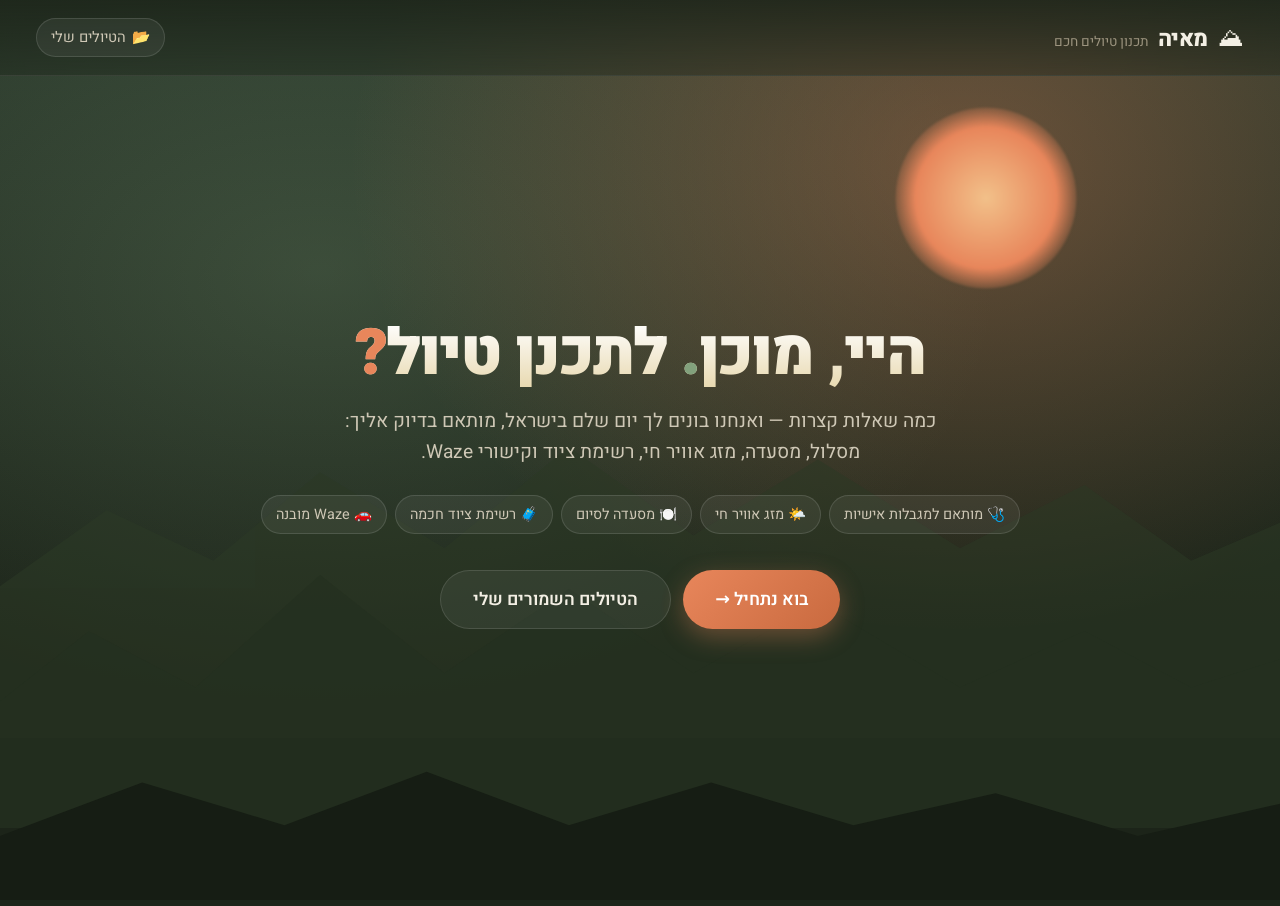
<file: index.html>
<!DOCTYPE html>
<html lang="he" dir="rtl">
<head>
    <meta charset="UTF-8">
    <meta name="viewport" content="width=device-width, initial-scale=1.0, viewport-fit=cover">
    <meta name="theme-color" content="#1c2419">
    <title>מאיה — מתכנן הטיולים שלך</title>
    <link rel="stylesheet" href="css/style.css">
    <link rel="preconnect" href="https://fonts.googleapis.com">
    <link rel="preconnect" href="https://fonts.gstatic.com" crossorigin>
    <link href="https://fonts.googleapis.com/css2?family=Heebo:wght@300;400;500;600;700;800;900&display=swap" rel="stylesheet">
</head>
<body>
    <!-- Animated background scene -->
    <div id="scene-bg" aria-hidden="true">
        <div class="sky"></div>
        <div class="sun" id="sun"></div>
        <svg class="mtn mtn-back" viewBox="0 0 1440 320" preserveAspectRatio="none"><path d="M0,200 L120,140 L240,180 L360,110 L500,170 L640,90 L780,160 L920,100 L1080,170 L1220,120 L1340,180 L1440,150 L1440,320 L0,320 Z"/></svg>
        <svg class="mtn mtn-mid" viewBox="0 0 1440 320" preserveAspectRatio="none"><path d="M0,230 L100,180 L220,220 L360,140 L500,210 L640,150 L780,210 L920,160 L1080,220 L1220,180 L1340,220 L1440,200 L1440,320 L0,320 Z"/></svg>
        <svg class="mtn mtn-front" viewBox="0 0 1440 320" preserveAspectRatio="none"><path d="M0,260 L160,210 L320,250 L480,200 L640,250 L800,210 L960,250 L1120,220 L1280,260 L1440,230 L1440,320 L0,320 Z"/></svg>
        <div class="clouds">
            <div class="cloud c1"></div>
            <div class="cloud c2"></div>
            <div class="cloud c3"></div>
        </div>
    </div>

    <!-- Top bar -->
    <header class="topbar">
        <div class="brand" id="brand-home">
            <span class="brand-mark">⛰</span>
            <span class="brand-name">מאיה</span>
            <span class="brand-tag">תכנון טיולים חכם</span>
        </div>
        <nav class="topnav">
            <button class="nav-btn" id="nav-saved">
                <span>📂</span> הטיולים שלי
            </button>
        </nav>
    </header>

    <main id="app">

        <!-- ========== Welcome ========== -->
        <section class="screen welcome-screen" id="screen-welcome">
            <div class="welcome-inner">
                <h1 class="hero-title">
                    היי, מוכן<span class="dot">.</span> לתכנן טיול<span class="accent">?</span>
                </h1>
                <p class="hero-sub">
                    כמה שאלות קצרות — ואנחנו בונים לך יום שלם בישראל, מותאם בדיוק אליך:
                    מסלול, מסעדה, מזג אוויר חי, רשימת ציוד וקישורי Waze.
                </p>
                <div class="hero-chips">
                    <span class="chip">🩺 מותאם למגבלות אישיות</span>
                    <span class="chip">🌤️ מזג אוויר חי</span>
                    <span class="chip">🍽️ מסעדה לסיום</span>
                    <span class="chip">🧳 רשימת ציוד חכמה</span>
                    <span class="chip">🚗 Waze מובנה</span>
                </div>
                <div class="hero-actions">
                    <button class="btn btn-primary btn-lg" id="btn-start">בוא נתחיל →</button>
                    <button class="btn btn-ghost btn-lg" id="btn-saved-from-hero">הטיולים השמורים שלי</button>
                </div>
            </div>
        </section>

        <!-- ========== Wizard ========== -->
        <section class="screen wizard-screen hidden" id="screen-wizard">
            <div class="wizard-card glass">
                <div class="wizard-progress">
                    <div class="wp-fill" id="wp-fill"></div>
                    <div class="wp-dots" id="wp-dots"></div>
                </div>

                <!-- Step 1: who -->
                <div class="step" data-step="1">
                    <h2 class="step-title">מי בא לטייל?</h2>
                    <p class="step-sub">נדע להציע מסלול מתאים לכולם.</p>

                    <label class="field-label">טווח גילאים בקבוצה</label>
                    <div class="chips-row" data-group="ages">
                        <button class="chip-select" data-value="kids">עם ילדים קטנים</button>
                        <button class="chip-select" data-value="teens">נוער</button>
                        <button class="chip-select" data-value="adults">מבוגרים</button>
                        <button class="chip-select" data-value="seniors">גיל הזהב</button>
                    </div>

                    <div class="two-col">
                        <label class="toggle-card">
                            <input type="checkbox" id="opt-stroller">
                            <div>
                                <div class="tc-title">עגלת תינוק</div>
                                <div class="tc-sub">נמצא רק שבילים נגישים</div>
                            </div>
                        </label>
                        <label class="toggle-card">
                            <input type="checkbox" id="opt-pet">
                            <div>
                                <div class="tc-title">כלב</div>
                                <div class="tc-sub">מסלולים שמרשים כלבים</div>
                            </div>
                        </label>
                    </div>
                </div>

                <!-- Step 2: limitations -->
                <div class="step hidden" data-step="2">
                    <h2 class="step-title">משהו שכדאי לקחת בחשבון?</h2>
                    <p class="step-sub">סמנו הכל שרלוונטי — נסנן בהתאם ונוסיף לרשימת הציוד.</p>

                    <div class="two-col">
                        <label class="toggle-card warm">
                            <input type="checkbox" data-limit="backPain">
                            <div>
                                <div class="tc-title">כואב לי הגב</div>
                                <div class="tc-sub">מסלול קל, ללא ירידות חדות</div>
                            </div>
                        </label>
                        <label class="toggle-card warm">
                            <input type="checkbox" data-limit="kneeIssues">
                            <div>
                                <div class="tc-title">ברכיים / מפרקים</div>
                                <div class="tc-sub">בלי מדרגות תלולות</div>
                            </div>
                        </label>
                        <label class="toggle-card warm">
                            <input type="checkbox" data-limit="walkingDifficulty">
                            <div>
                                <div class="tc-title">קושי בהליכה ארוכה</div>
                                <div class="tc-sub">עד 4 ק"מ</div>
                            </div>
                        </label>
                        <label class="toggle-card warm">
                            <input type="checkbox" data-limit="heatSensitive">
                            <div>
                                <div class="tc-title">רגישות לחום ולשמש</div>
                                <div class="tc-sub">צל / יציאה מוקדמת</div>
                            </div>
                        </label>
                        <label class="toggle-card warm">
                            <input type="checkbox" data-limit="asthma">
                            <div>
                                <div class="tc-title">אסטמה / מאמץ מוגבל</div>
                                <div class="tc-sub">ללא עליות חדות</div>
                            </div>
                        </label>
                        <label class="toggle-card warm">
                            <input type="checkbox" data-limit="vertigo">
                            <div>
                                <div class="tc-title">פחד גבהים</div>
                                <div class="tc-sub">בלי מצוקים חשופים</div>
                            </div>
                        </label>
                    </div>
                </div>

                <!-- Step 3: when -->
                <div class="step hidden" data-step="3">
                    <h2 class="step-title">מתי וכמה זמן?</h2>
                    <p class="step-sub">נמשוך מזג אוויר חי לתאריך הזה.</p>

                    <label class="field-label" for="trip-date">תאריך</label>
                    <input type="date" id="trip-date" class="text-input">

                    <label class="field-label">משך הטיול</label>
                    <div class="chips-row" data-group="duration">
                        <button class="chip-select" data-value="short">קצר (עד שעתיים)</button>
                        <button class="chip-select" data-value="half">חצי יום</button>
                        <button class="chip-select" data-value="full">יום מלא</button>
                    </div>

                    <label class="field-label">שעת יציאה משוערת</label>
                    <input type="time" id="trip-time" class="text-input" value="08:00">
                </div>

                <!-- Step 4: where & type -->
                <div class="step hidden" data-step="4">
                    <h2 class="step-title">איפה ומה הסוג?</h2>
                    <p class="step-sub">אפשר לדלג ולתת לנו להפתיע.</p>

                    <label class="field-label">אזור</label>
                    <div class="chips-row chips-grid" data-group="region">
                        <button class="chip-select" data-value="any">מפתיע אותי ✨</button>
                        <button class="chip-select" data-value="galilee">גליל</button>
                        <button class="chip-select" data-value="golan">גולן</button>
                        <button class="chip-select" data-value="carmel">כרמל</button>
                        <button class="chip-select" data-value="center">מרכז</button>
                        <button class="chip-select" data-value="jerusalem">ירושלים והרי יהודה</button>
                        <button class="chip-select" data-value="deadSea">ים המלח</button>
                        <button class="chip-select" data-value="negev">נגב</button>
                        <button class="chip-select" data-value="eilat">אילת והערבה</button>
                    </div>

                    <label class="field-label">סוג הטיול</label>
                    <div class="chips-row chips-grid" data-group="type">
                        <button class="chip-select" data-value="any">מה שמתאים</button>
                        <button class="chip-select" data-value="water">מים ומעיינות 💧</button>
                        <button class="chip-select" data-value="forest">יער וצל 🌳</button>
                        <button class="chip-select" data-value="desert">מדבר ופנורמה 🏜️</button>
                        <button class="chip-select" data-value="archaeology">היסטוריה ועתיקות 🏛️</button>
                        <button class="chip-select" data-value="coast">חוף וים 🌊</button>
                    </div>
                </div>

                <!-- Wizard nav -->
                <div class="wizard-nav">
                    <button class="btn btn-ghost" id="btn-prev">חזרה</button>
                    <button class="btn btn-primary" id="btn-next">הבא →</button>
                </div>
            </div>
        </section>

        <!-- ========== Suggestions ========== -->
        <section class="screen suggestions-screen hidden" id="screen-suggestions">
            <div class="section-head">
                <h2 class="section-title">בחרנו לך כמה אפשרויות 🎯</h2>
                <p class="section-sub" id="suggestions-sub">סיננו לפי הצרכים שלך — בחר/י את מה שמתאים ונבנה תוכנית מלאה.</p>
            </div>
            <div class="suggestions-grid" id="suggestions-grid"></div>
            <div class="section-foot">
                <button class="btn btn-ghost" id="btn-back-to-wizard">← לשנות פרטים</button>
            </div>
        </section>

        <!-- ========== Plan ========== -->
        <section class="screen plan-screen hidden" id="screen-plan">
            <div class="plan-head">
                <button class="btn btn-ghost small" id="btn-back-to-suggestions">← להצעות אחרות</button>
                <button class="btn btn-primary small" id="btn-save-trip">💾 שמור טיול</button>
            </div>

            <div class="plan-explain glass" id="plan-explain"></div>

            <div class="plan-grid">
                <article class="plan-card glass span-2" id="card-trail"></article>
                <article class="plan-card glass" id="card-weather"></article>
                <article class="plan-card glass" id="card-restaurant"></article>
                <article class="plan-card glass span-2" id="card-equipment"></article>
            </div>
        </section>

        <!-- ========== Saved trips ========== -->
        <section class="screen saved-screen hidden" id="screen-saved">
            <div class="section-head">
                <h2 class="section-title">הטיולים השמורים שלי 📂</h2>
                <p class="section-sub">לוחצים על טיול כדי לפתוח אותו שוב.</p>
            </div>
            <div class="saved-list" id="saved-list"></div>
            <div class="section-foot">
                <button class="btn btn-primary" id="btn-new-from-saved">+ תכנן טיול חדש</button>
            </div>
        </section>

    </main>

    <!-- Toasts -->
    <div id="toast"></div>

    <!-- Scripts -->
    <script src="js/profile.js"></script>
    <script src="js/trails.js"></script>
    <script src="js/restaurants.js"></script>
    <script src="js/equipment.js"></script>
    <script src="js/weather.js"></script>
    <script src="js/planner.js"></script>
    <script src="js/wizard.js"></script>
    <script src="js/scene.js"></script>
    <script src="js/app.js"></script>
</body>
</html>
</file>
<file: css/style.css>
/* ============================================
   מאיה — מתכנן טיולים | Stylesheet
   ============================================ */

:root {
    --bg-deep: #1c2419;
    --bg-mid: #2a3624;
    --bg-soft: #38462f;
    --ink: #f3efe4;
    --ink-soft: #cfc8b6;
    --ink-mute: #9c947f;

    --sage: #82a17c;
    --sage-deep: #5d7a5a;
    --sand: #e8d9b0;
    --sand-warm: #d8c089;
    --sunset: #e8865b;
    --sunset-deep: #c96a3f;
    --sky: #b9d4d6;

    --good: #6ec99d;
    --warn: #f0a958;
    --bad: #e26d6d;

    --glass: rgba(255, 255, 255, 0.06);
    --glass-strong: rgba(255, 255, 255, 0.10);
    --glass-border: rgba(255, 255, 255, 0.12);

    --radius: 20px;
    --radius-sm: 12px;
    --shadow-soft: 0 12px 40px rgba(0, 0, 0, 0.35);
    --shadow-hover: 0 18px 50px rgba(0, 0, 0, 0.45);
    --trans: 240ms cubic-bezier(.2, .8, .2, 1);

    --max: 1140px;
}

* { box-sizing: border-box; margin: 0; padding: 0; }

html, body {
    height: 100%;
    background: var(--bg-deep);
    color: var(--ink);
    font-family: 'Heebo', system-ui, -apple-system, sans-serif;
    direction: rtl;
    -webkit-font-smoothing: antialiased;
    overflow-x: hidden;
}

body {
    min-height: 100vh;
    background:
        radial-gradient(1200px 600px at 80% -10%, #5b7a55 0%, transparent 60%),
        radial-gradient(900px 500px at 10% 110%, #4a3528 0%, transparent 60%),
        linear-gradient(180deg, #243024 0%, #1c2419 60%, #161d14 100%);
}

button { font-family: inherit; cursor: pointer; border: 0; background: none; color: inherit; }
input { font-family: inherit; }
a { color: inherit; }

.hidden { display: none !important; }

/* ============================================
   Animated background scene
   ============================================ */
#scene-bg {
    position: fixed;
    inset: 0;
    z-index: 0;
    pointer-events: none;
    overflow: hidden;
}

.sky {
    position: absolute;
    inset: 0;
    background:
        radial-gradient(ellipse at 75% 18%, rgba(232, 134, 91, 0.35) 0%, transparent 45%),
        radial-gradient(ellipse at 25% 30%, rgba(130, 161, 124, 0.25) 0%, transparent 50%),
        linear-gradient(180deg, #2b3a2c 0%, #1c2419 70%);
}

.sun {
    position: absolute;
    top: 12vh;
    left: 70%;
    width: 180px;
    height: 180px;
    border-radius: 50%;
    background: radial-gradient(circle, #f2c089 0%, #e8865b 55%, rgba(232, 134, 91, 0) 75%);
    filter: blur(1px);
    animation: sun-rise 60s ease-in-out infinite alternate;
}
@keyframes sun-rise {
    0% { transform: translateY(20px) scale(0.95); opacity: 0.85; }
    100% { transform: translateY(-30px) scale(1.05); opacity: 1; }
}

.mtn {
    position: absolute;
    left: 0; right: 0;
    bottom: 0;
    width: 100%;
    height: 60vh;
    fill: #1f2b1d;
}
.mtn-back { bottom: 18vh; height: 45vh; opacity: 0.55; fill: #2c3a26; }
.mtn-mid { bottom: 8vh; height: 50vh; opacity: 0.75; fill: #243020; }
.mtn-front { bottom: 0; height: 38vh; fill: #161d14; }

.clouds { position: absolute; inset: 0; }
.cloud {
    position: absolute;
    width: 220px; height: 60px;
    background: rgba(255,255,255,0.06);
    border-radius: 100px;
    filter: blur(20px);
    animation: drift 90s linear infinite;
}
.cloud.c1 { top: 14vh; right: -20%; }
.cloud.c2 { top: 22vh; right: -40%; animation-delay: -30s; opacity: 0.7; }
.cloud.c3 { top: 8vh; right: -60%; animation-delay: -60s; opacity: 0.5; }
@keyframes drift { to { transform: translateX(160vw); } }

/* ============================================
   Top bar
   ============================================ */
.topbar {
    position: sticky;
    top: 0;
    z-index: 30;
    display: flex;
    align-items: center;
    justify-content: space-between;
    padding: 18px clamp(16px, 4vw, 36px);
    background: linear-gradient(180deg, rgba(28, 36, 25, 0.85) 0%, rgba(28, 36, 25, 0.4) 100%);
    backdrop-filter: blur(10px);
    -webkit-backdrop-filter: blur(10px);
    border-bottom: 1px solid var(--glass-border);
}
.brand {
    display: flex;
    align-items: baseline;
    gap: 10px;
    cursor: pointer;
    user-select: none;
}
.brand-mark { font-size: 1.6rem; }
.brand-name { font-weight: 800; font-size: 1.4rem; letter-spacing: -0.02em; }
.brand-tag { color: var(--ink-mute); font-size: 0.85rem; }
.topnav { display: flex; gap: 8px; }
.nav-btn {
    display: inline-flex; align-items: center; gap: 6px;
    padding: 8px 14px;
    border-radius: 999px;
    background: var(--glass);
    border: 1px solid var(--glass-border);
    color: var(--ink-soft);
    font-size: 0.92rem;
    transition: background var(--trans), transform var(--trans);
}
.nav-btn:hover { background: var(--glass-strong); transform: translateY(-1px); }

/* ============================================
   Layout
   ============================================ */
#app {
    position: relative;
    z-index: 2;
    max-width: var(--max);
    margin: 0 auto;
    padding: clamp(20px, 4vw, 48px) clamp(16px, 4vw, 36px) 80px;
}
.screen { animation: fade-up 360ms cubic-bezier(.2,.8,.2,1); }
@keyframes fade-up {
    from { opacity: 0; transform: translateY(12px); }
    to { opacity: 1; transform: translateY(0); }
}

.glass {
    background: linear-gradient(180deg, rgba(255,255,255,0.07), rgba(255,255,255,0.03));
    border: 1px solid var(--glass-border);
    border-radius: var(--radius);
    backdrop-filter: blur(14px);
    -webkit-backdrop-filter: blur(14px);
    box-shadow: var(--shadow-soft);
}

/* ============================================
   Buttons
   ============================================ */
.btn {
    display: inline-flex;
    align-items: center;
    justify-content: center;
    gap: 8px;
    padding: 12px 22px;
    border-radius: 999px;
    font-weight: 600;
    font-size: 1rem;
    transition: transform var(--trans), background var(--trans), box-shadow var(--trans);
    white-space: nowrap;
}
.btn:active { transform: translateY(1px) scale(0.98); }

.btn-primary {
    background: linear-gradient(135deg, var(--sunset) 0%, var(--sunset-deep) 100%);
    color: #fff;
    box-shadow: 0 8px 24px rgba(232, 134, 91, 0.35);
}
.btn-primary:hover { transform: translateY(-2px); box-shadow: 0 12px 32px rgba(232, 134, 91, 0.5); }

.btn-ghost {
    background: var(--glass);
    border: 1px solid var(--glass-border);
    color: var(--ink);
}
.btn-ghost:hover { background: var(--glass-strong); }

.btn-lg { padding: 16px 32px; font-size: 1.1rem; }
.btn.small { padding: 8px 14px; font-size: 0.9rem; }

/* ============================================
   Welcome
   ============================================ */
.welcome-screen {
    min-height: 78vh;
    display: flex;
    align-items: center;
    justify-content: center;
}
.welcome-inner { max-width: 760px; text-align: center; }
.hero-title {
    font-size: clamp(2.2rem, 6vw, 4rem);
    font-weight: 900;
    letter-spacing: -0.03em;
    line-height: 1.05;
    margin-bottom: 18px;
    background: linear-gradient(180deg, #fff 0%, var(--sand) 100%);
    -webkit-background-clip: text;
    -webkit-text-fill-color: transparent;
    background-clip: text;
}
.hero-title .accent { color: var(--sunset); -webkit-text-fill-color: var(--sunset); }
.hero-title .dot { color: var(--sage); -webkit-text-fill-color: var(--sage); }
.hero-sub {
    font-size: clamp(1rem, 1.6vw, 1.2rem);
    color: var(--ink-soft);
    max-width: 600px;
    margin: 0 auto 28px;
    line-height: 1.6;
}
.hero-chips {
    display: flex; flex-wrap: wrap;
    justify-content: center;
    gap: 8px;
    margin-bottom: 36px;
}
.chip {
    padding: 8px 14px;
    border-radius: 999px;
    background: var(--glass);
    border: 1px solid var(--glass-border);
    font-size: 0.9rem;
    color: var(--ink-soft);
}
.hero-actions {
    display: flex; flex-wrap: wrap;
    gap: 12px;
    justify-content: center;
}

/* ============================================
   Wizard
   ============================================ */
.wizard-screen { display: flex; justify-content: center; }
.wizard-card {
    width: 100%;
    max-width: 760px;
    padding: clamp(24px, 4vw, 42px);
}

.wizard-progress {
    margin-bottom: 28px;
    position: relative;
}
.wp-fill {
    height: 6px;
    background: linear-gradient(90deg, var(--sage), var(--sunset));
    border-radius: 999px;
    width: 25%;
    transition: width 360ms cubic-bezier(.2,.8,.2,1);
}
.wp-dots {
    display: flex;
    justify-content: space-between;
    margin-top: 10px;
    color: var(--ink-mute);
    font-size: 0.85rem;
}
.wp-dots span { transition: color var(--trans); }
.wp-dots span.active { color: var(--ink); font-weight: 600; }

.step-title {
    font-size: clamp(1.4rem, 3vw, 1.9rem);
    font-weight: 800;
    margin-bottom: 6px;
    letter-spacing: -0.02em;
}
.step-sub {
    color: var(--ink-soft);
    margin-bottom: 22px;
    font-size: 0.98rem;
}

.field-label {
    display: block;
    color: var(--ink-soft);
    font-weight: 600;
    font-size: 0.92rem;
    margin: 18px 0 10px;
}

.chips-row {
    display: flex;
    flex-wrap: wrap;
    gap: 10px;
}
.chips-grid {
    display: grid;
    grid-template-columns: repeat(auto-fill, minmax(150px, 1fr));
    gap: 10px;
}
.chip-select {
    padding: 12px 16px;
    border-radius: 14px;
    background: var(--glass);
    border: 1.5px solid var(--glass-border);
    color: var(--ink-soft);
    font-size: 0.95rem;
    text-align: center;
    transition: all var(--trans);
}
.chip-select:hover {
    background: var(--glass-strong);
    color: var(--ink);
    transform: translateY(-1px);
}
.chip-select.selected {
    background: linear-gradient(135deg, rgba(130,161,124,0.35), rgba(232,134,91,0.35));
    border-color: var(--sunset);
    color: #fff;
    font-weight: 600;
}

.two-col {
    display: grid;
    grid-template-columns: repeat(auto-fit, minmax(220px, 1fr));
    gap: 12px;
    margin-top: 12px;
}
.toggle-card {
    display: flex;
    gap: 12px;
    padding: 14px;
    background: var(--glass);
    border: 1.5px solid var(--glass-border);
    border-radius: var(--radius-sm);
    cursor: pointer;
    transition: all var(--trans);
}
.toggle-card:hover { background: var(--glass-strong); }
.toggle-card input { accent-color: var(--sunset); margin-top: 4px; transform: scale(1.2); }
.toggle-card.warm:has(input:checked) {
    background: linear-gradient(135deg, rgba(232,134,91,0.18), rgba(216,192,137,0.14));
    border-color: var(--sunset);
}
.toggle-card:has(input:checked) {
    background: linear-gradient(135deg, rgba(130,161,124,0.18), rgba(216,192,137,0.14));
    border-color: var(--sage);
}
.tc-title { font-weight: 700; color: var(--ink); }
.tc-sub { color: var(--ink-mute); font-size: 0.85rem; margin-top: 2px; }

.text-input {
    width: 100%;
    padding: 12px 14px;
    background: var(--glass);
    border: 1.5px solid var(--glass-border);
    border-radius: var(--radius-sm);
    color: var(--ink);
    font-size: 1rem;
    color-scheme: dark;
}
.text-input:focus { outline: none; border-color: var(--sunset); }

.wizard-nav {
    display: flex;
    justify-content: space-between;
    margin-top: 32px;
    gap: 12px;
}

/* ============================================
   Sections (suggestions / saved)
   ============================================ */
.section-head { text-align: center; margin-bottom: 22px; }
.section-title {
    font-size: clamp(1.4rem, 3vw, 1.9rem);
    font-weight: 800;
    letter-spacing: -0.02em;
}
.section-sub { color: var(--ink-soft); margin-top: 6px; }
.section-foot { display: flex; justify-content: center; margin-top: 24px; }

/* Suggestions grid */
.suggestions-grid {
    display: grid;
    grid-template-columns: repeat(auto-fill, minmax(260px, 1fr));
    gap: 16px;
}
.suggestion-card {
    background: linear-gradient(180deg, rgba(255,255,255,0.08), rgba(255,255,255,0.03));
    border: 1px solid var(--glass-border);
    border-radius: var(--radius);
    padding: 18px;
    cursor: pointer;
    transition: all var(--trans);
    display: flex;
    flex-direction: column;
    gap: 10px;
}
.suggestion-card:hover {
    transform: translateY(-4px);
    box-shadow: var(--shadow-hover);
    border-color: var(--sunset);
}
.sc-region {
    color: var(--sand);
    font-size: 0.82rem;
    text-transform: uppercase;
    letter-spacing: 0.1em;
}
.sc-name { font-size: 1.2rem; font-weight: 800; }
.sc-desc { color: var(--ink-soft); font-size: 0.92rem; line-height: 1.5; }
.sc-meta {
    display: flex; flex-wrap: wrap;
    gap: 8px;
    margin-top: 4px;
}
.sc-meta span {
    background: var(--glass);
    border: 1px solid var(--glass-border);
    padding: 4px 9px;
    border-radius: 999px;
    font-size: 0.78rem;
    color: var(--ink-soft);
}
.sc-tags { display: flex; flex-wrap: wrap; gap: 6px; margin-top: 6px; }
.tag {
    padding: 4px 10px;
    border-radius: 999px;
    font-size: 0.76rem;
    font-weight: 600;
}
.tag.good { background: rgba(110,201,157,0.18); color: var(--good); border: 1px solid rgba(110,201,157,0.3); }
.tag.info { background: rgba(185,212,214,0.18); color: var(--sky); border: 1px solid rgba(185,212,214,0.3); }
.tag.warn { background: rgba(240,169,88,0.18); color: var(--warn); border: 1px solid rgba(240,169,88,0.3); }
.sc-pick {
    margin-top: auto;
    align-self: stretch;
    padding: 10px;
    border-radius: 12px;
    background: linear-gradient(135deg, var(--sunset), var(--sunset-deep));
    color: #fff;
    font-weight: 700;
    text-align: center;
}

/* ============================================
   Plan screen
   ============================================ */
.plan-head {
    display: flex;
    justify-content: space-between;
    align-items: center;
    margin-bottom: 18px;
    gap: 10px;
    flex-wrap: wrap;
}
.plan-explain {
    padding: 16px 20px;
    margin-bottom: 18px;
    color: var(--ink-soft);
    font-size: 0.98rem;
    line-height: 1.6;
}
.plan-explain strong { color: var(--sand); }

.plan-grid {
    display: grid;
    grid-template-columns: repeat(2, 1fr);
    gap: 16px;
}
.span-2 { grid-column: span 2; }
.plan-card {
    padding: 22px;
}
.card-title {
    display: flex;
    align-items: center;
    gap: 10px;
    font-size: 1.15rem;
    font-weight: 800;
    margin-bottom: 14px;
    color: var(--sand);
}

/* Trail card */
.trail-hero {
    display: flex;
    align-items: flex-start;
    justify-content: space-between;
    gap: 16px;
    margin-bottom: 14px;
    flex-wrap: wrap;
}
.trail-name { font-size: 1.6rem; font-weight: 800; letter-spacing: -0.02em; }
.trail-region { color: var(--ink-soft); margin-top: 4px; }
.trail-difficulty {
    display: inline-flex; gap: 3px;
    background: var(--glass);
    padding: 6px 10px;
    border-radius: 999px;
    border: 1px solid var(--glass-border);
}
.trail-difficulty .pip {
    width: 8px; height: 8px;
    border-radius: 50%;
    background: var(--glass-strong);
}
.trail-difficulty .pip.on { background: var(--sunset); }
.trail-stats {
    display: grid;
    grid-template-columns: repeat(4, 1fr);
    gap: 12px;
    margin: 14px 0;
}
.trail-stat {
    background: var(--glass);
    border: 1px solid var(--glass-border);
    border-radius: var(--radius-sm);
    padding: 12px;
    text-align: center;
}
.trail-stat .v { font-size: 1.3rem; font-weight: 800; color: var(--ink); }
.trail-stat .l { font-size: 0.8rem; color: var(--ink-mute); margin-top: 2px; }
.trail-desc { color: var(--ink-soft); line-height: 1.6; margin-bottom: 14px; }
.trail-actions { display: flex; gap: 10px; flex-wrap: wrap; }
.waze-btn {
    display: inline-flex; align-items: center; gap: 8px;
    background: #33ccff;
    color: #052b3a;
    padding: 10px 16px;
    border-radius: 999px;
    font-weight: 700;
    text-decoration: none;
    transition: transform var(--trans);
}
.waze-btn:hover { transform: translateY(-2px); }
.waze-btn .wi { font-size: 1.1rem; }

/* Weather */
.weather-now {
    display: flex;
    align-items: center;
    gap: 14px;
    margin-bottom: 14px;
}
.w-icon { font-size: 3rem; line-height: 1; }
.w-temp { font-size: 2.4rem; font-weight: 800; letter-spacing: -0.03em; }
.w-meta { color: var(--ink-soft); font-size: 0.95rem; }
.weather-grid {
    display: grid;
    grid-template-columns: repeat(3, 1fr);
    gap: 8px;
    margin-bottom: 14px;
}
.weather-grid .wg {
    background: var(--glass);
    border: 1px solid var(--glass-border);
    border-radius: var(--radius-sm);
    padding: 10px;
    text-align: center;
}
.weather-grid .wg .v { font-weight: 700; font-size: 1rem; }
.weather-grid .wg .l { color: var(--ink-mute); font-size: 0.75rem; margin-top: 2px; }
.weather-hourly {
    display: flex;
    gap: 6px;
    overflow-x: auto;
    padding-bottom: 6px;
}
.weather-hourly .hr {
    flex: 0 0 auto;
    background: var(--glass);
    border: 1px solid var(--glass-border);
    border-radius: 12px;
    padding: 8px 10px;
    text-align: center;
    min-width: 56px;
}
.weather-hourly .hr .h { font-size: 0.75rem; color: var(--ink-mute); }
.weather-hourly .hr .t { font-weight: 700; font-size: 0.95rem; margin-top: 2px; }
.weather-hourly .hr .p { font-size: 0.7rem; color: var(--sky); margin-top: 2px; }
.weather-alert {
    margin-top: 14px;
    background: linear-gradient(135deg, rgba(240,169,88,0.2), rgba(232,134,91,0.15));
    border: 1px solid rgba(240,169,88,0.4);
    border-radius: var(--radius-sm);
    padding: 10px 14px;
    color: var(--ink);
    font-size: 0.92rem;
}

/* Restaurant */
.rest-name { font-size: 1.3rem; font-weight: 800; }
.rest-cuisine { color: var(--sand); font-size: 0.9rem; margin: 2px 0 10px; }
.rest-desc { color: var(--ink-soft); line-height: 1.6; margin-bottom: 12px; font-size: 0.95rem; }
.rest-meta { display: flex; flex-wrap: wrap; gap: 8px; margin-bottom: 12px; }
.rest-meta span {
    background: var(--glass);
    border: 1px solid var(--glass-border);
    padding: 4px 10px;
    border-radius: 999px;
    font-size: 0.8rem;
    color: var(--ink-soft);
}
.rest-actions { display: flex; gap: 10px; flex-wrap: wrap; }
.call-btn {
    display: inline-flex; align-items: center; gap: 8px;
    background: var(--glass);
    border: 1px solid var(--glass-border);
    padding: 10px 16px;
    border-radius: 999px;
    color: var(--ink);
    text-decoration: none;
    font-weight: 600;
    transition: background var(--trans);
}
.call-btn:hover { background: var(--glass-strong); }

/* Equipment */
.eq-groups {
    display: grid;
    grid-template-columns: repeat(auto-fit, minmax(220px, 1fr));
    gap: 14px;
}
.eq-group h4 {
    font-size: 0.95rem;
    color: var(--sand);
    margin-bottom: 10px;
    font-weight: 700;
}
.eq-list { list-style: none; display: flex; flex-direction: column; gap: 6px; }
.eq-item {
    display: flex;
    align-items: center;
    gap: 10px;
    padding: 8px 10px;
    background: var(--glass);
    border-radius: 10px;
    border: 1px solid var(--glass-border);
    cursor: pointer;
    transition: background var(--trans);
    font-size: 0.95rem;
}
.eq-item:hover { background: var(--glass-strong); }
.eq-item input { accent-color: var(--sage); }
.eq-item.urgent {
    background: linear-gradient(135deg, rgba(232,134,91,0.15), rgba(240,169,88,0.1));
    border-color: rgba(232,134,91,0.35);
}
.eq-item.checked label { text-decoration: line-through; color: var(--ink-mute); }
.eq-reason { color: var(--ink-mute); font-size: 0.78rem; margin-right: auto; }

/* Saved list */
.saved-list {
    display: grid;
    grid-template-columns: repeat(auto-fill, minmax(280px, 1fr));
    gap: 14px;
}
.saved-item {
    padding: 16px;
    cursor: pointer;
    transition: all var(--trans);
}
.saved-item:hover { transform: translateY(-3px); box-shadow: var(--shadow-hover); }
.saved-item .si-date { color: var(--ink-mute); font-size: 0.8rem; }
.saved-item .si-name { font-weight: 800; font-size: 1.15rem; margin: 4px 0; }
.saved-item .si-region { color: var(--ink-soft); font-size: 0.9rem; }
.saved-actions { display: flex; gap: 8px; margin-top: 10px; }
.saved-actions button {
    padding: 6px 12px;
    border-radius: 999px;
    background: var(--glass);
    border: 1px solid var(--glass-border);
    font-size: 0.82rem;
    color: var(--ink-soft);
    transition: background var(--trans);
}
.saved-actions button:hover { background: var(--glass-strong); color: var(--ink); }
.saved-empty {
    text-align: center;
    color: var(--ink-mute);
    padding: 40px 20px;
    font-size: 1rem;
}

/* ============================================
   Loading
   ============================================ */
.loading-line {
    display: flex;
    align-items: center;
    gap: 10px;
    color: var(--ink-soft);
    font-size: 0.95rem;
}
.spinner {
    width: 18px; height: 18px;
    border: 2px solid var(--glass-border);
    border-top-color: var(--sunset);
    border-radius: 50%;
    animation: spin 0.9s linear infinite;
}
@keyframes spin { to { transform: rotate(360deg); } }

/* ============================================
   Toast
   ============================================ */
#toast {
    position: fixed;
    bottom: 24px;
    left: 50%;
    transform: translateX(-50%) translateY(20px);
    background: linear-gradient(135deg, var(--sage-deep), var(--sage));
    color: #fff;
    padding: 12px 22px;
    border-radius: 999px;
    font-weight: 600;
    box-shadow: var(--shadow-soft);
    opacity: 0;
    transition: all 280ms cubic-bezier(.2,.8,.2,1);
    z-index: 100;
    pointer-events: none;
}
#toast.show { opacity: 1; transform: translateX(-50%) translateY(0); }

/* ============================================
   Responsive
   ============================================ */
@media (max-width: 740px) {
    .plan-grid { grid-template-columns: 1fr; }
    .span-2 { grid-column: span 1; }
    .trail-stats { grid-template-columns: repeat(2, 1fr); }
    .brand-tag { display: none; }
    .hero-title { font-size: 2.1rem; }
    .topbar { padding: 14px 16px; }
}

@media (prefers-reduced-motion: reduce) {
    *, *::before, *::after { animation: none !important; transition: none !important; }
}
</file>
